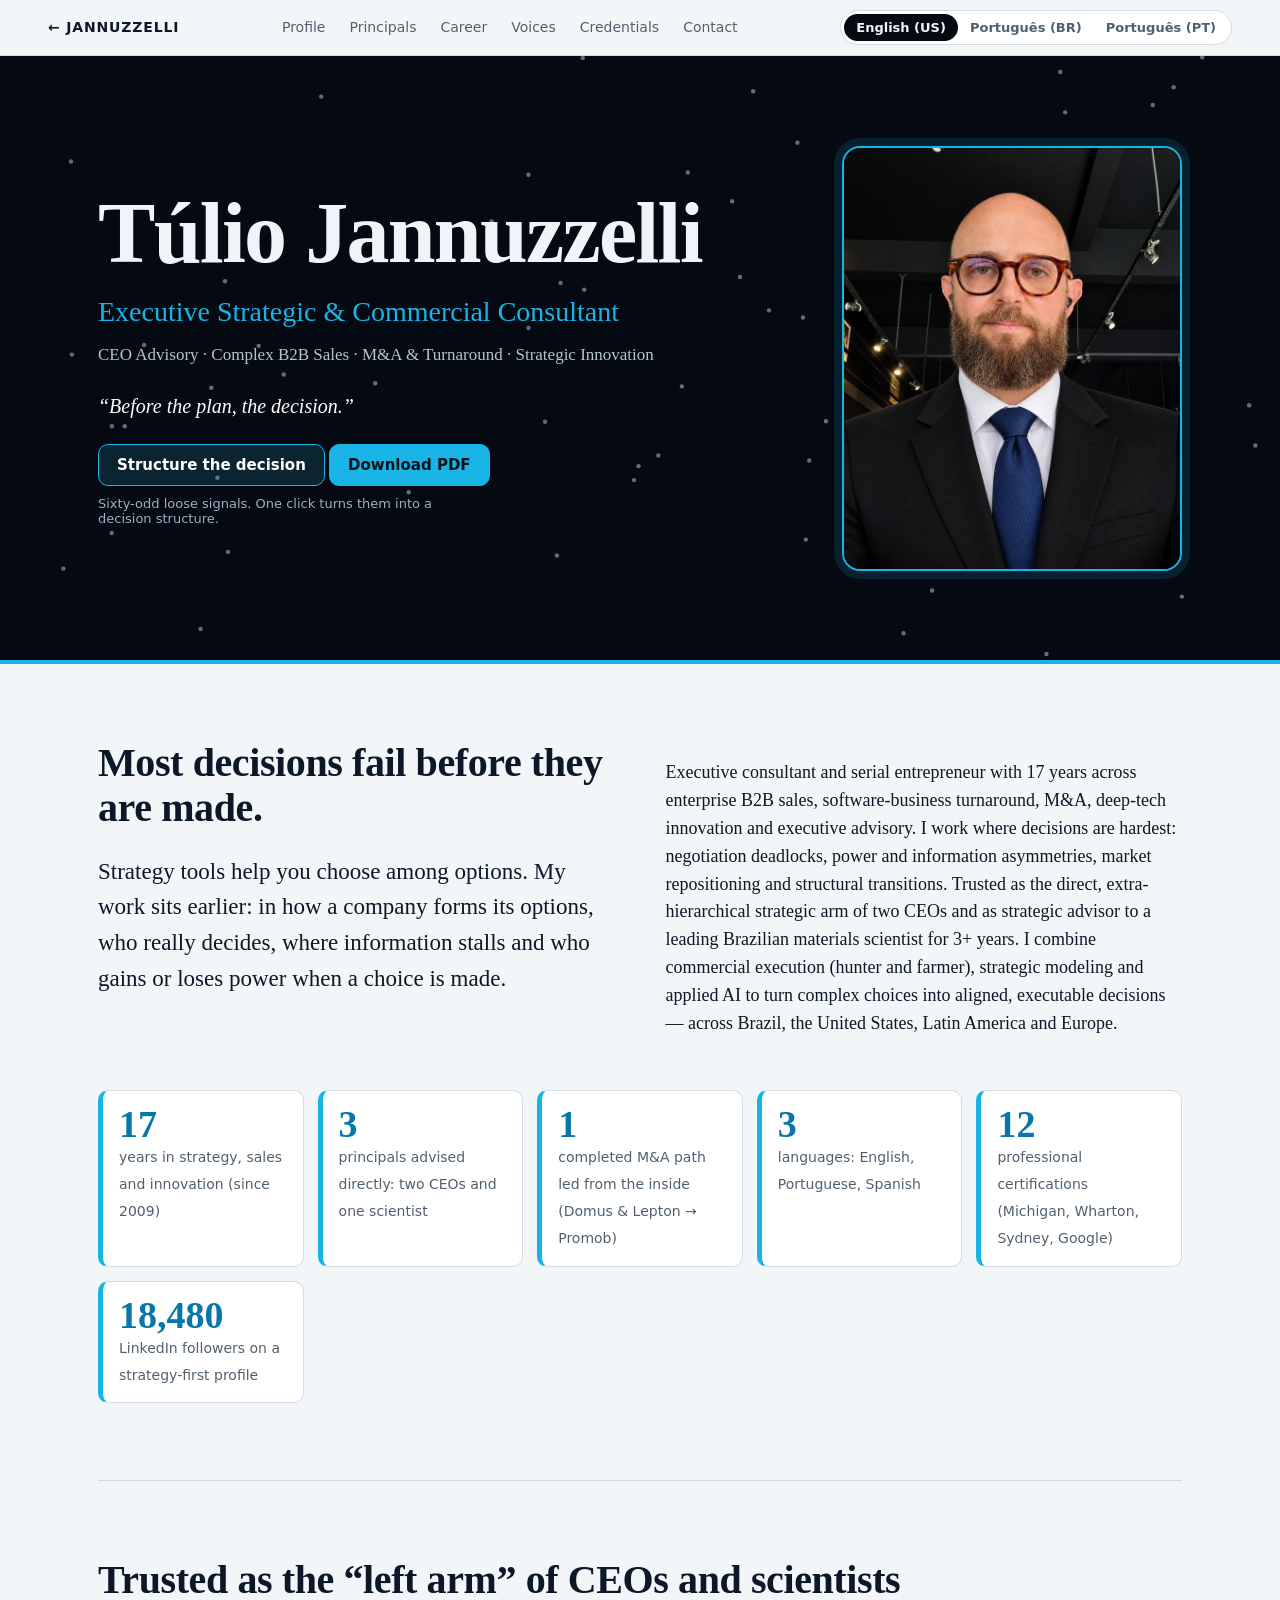
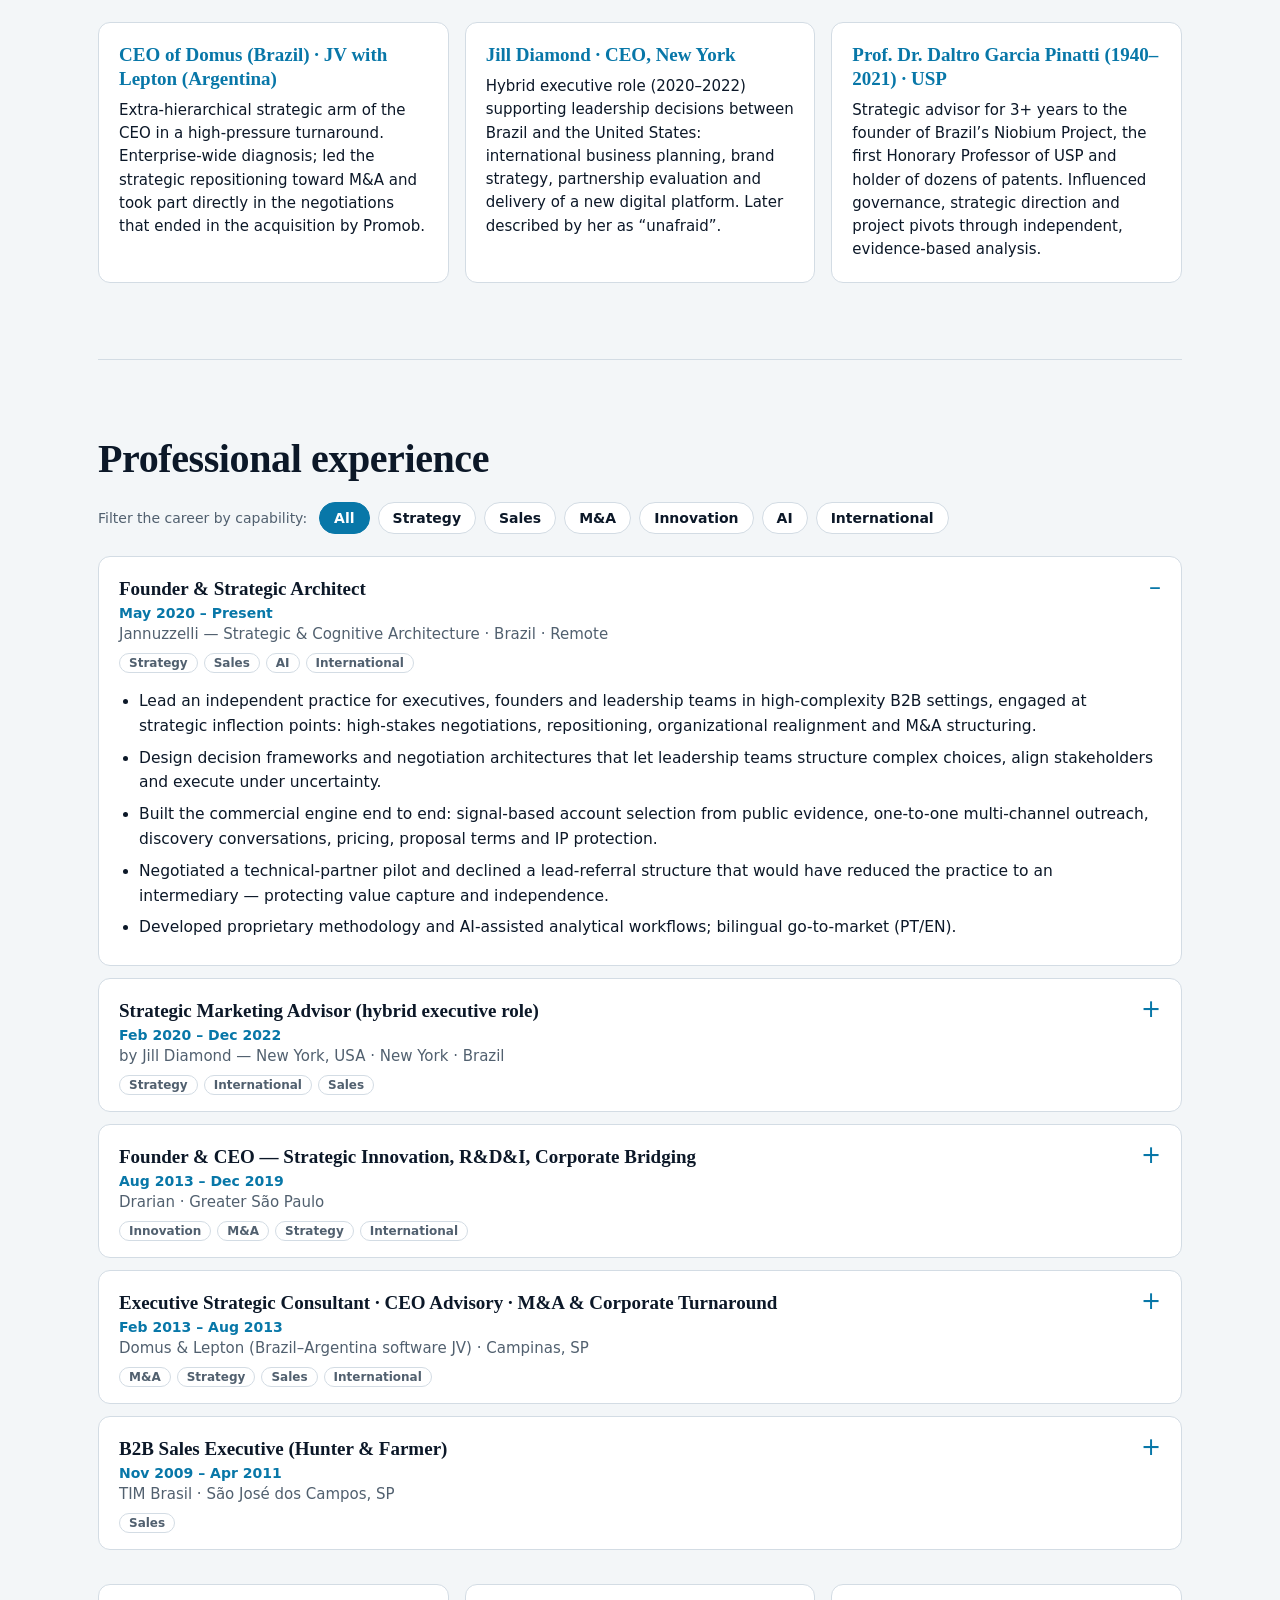
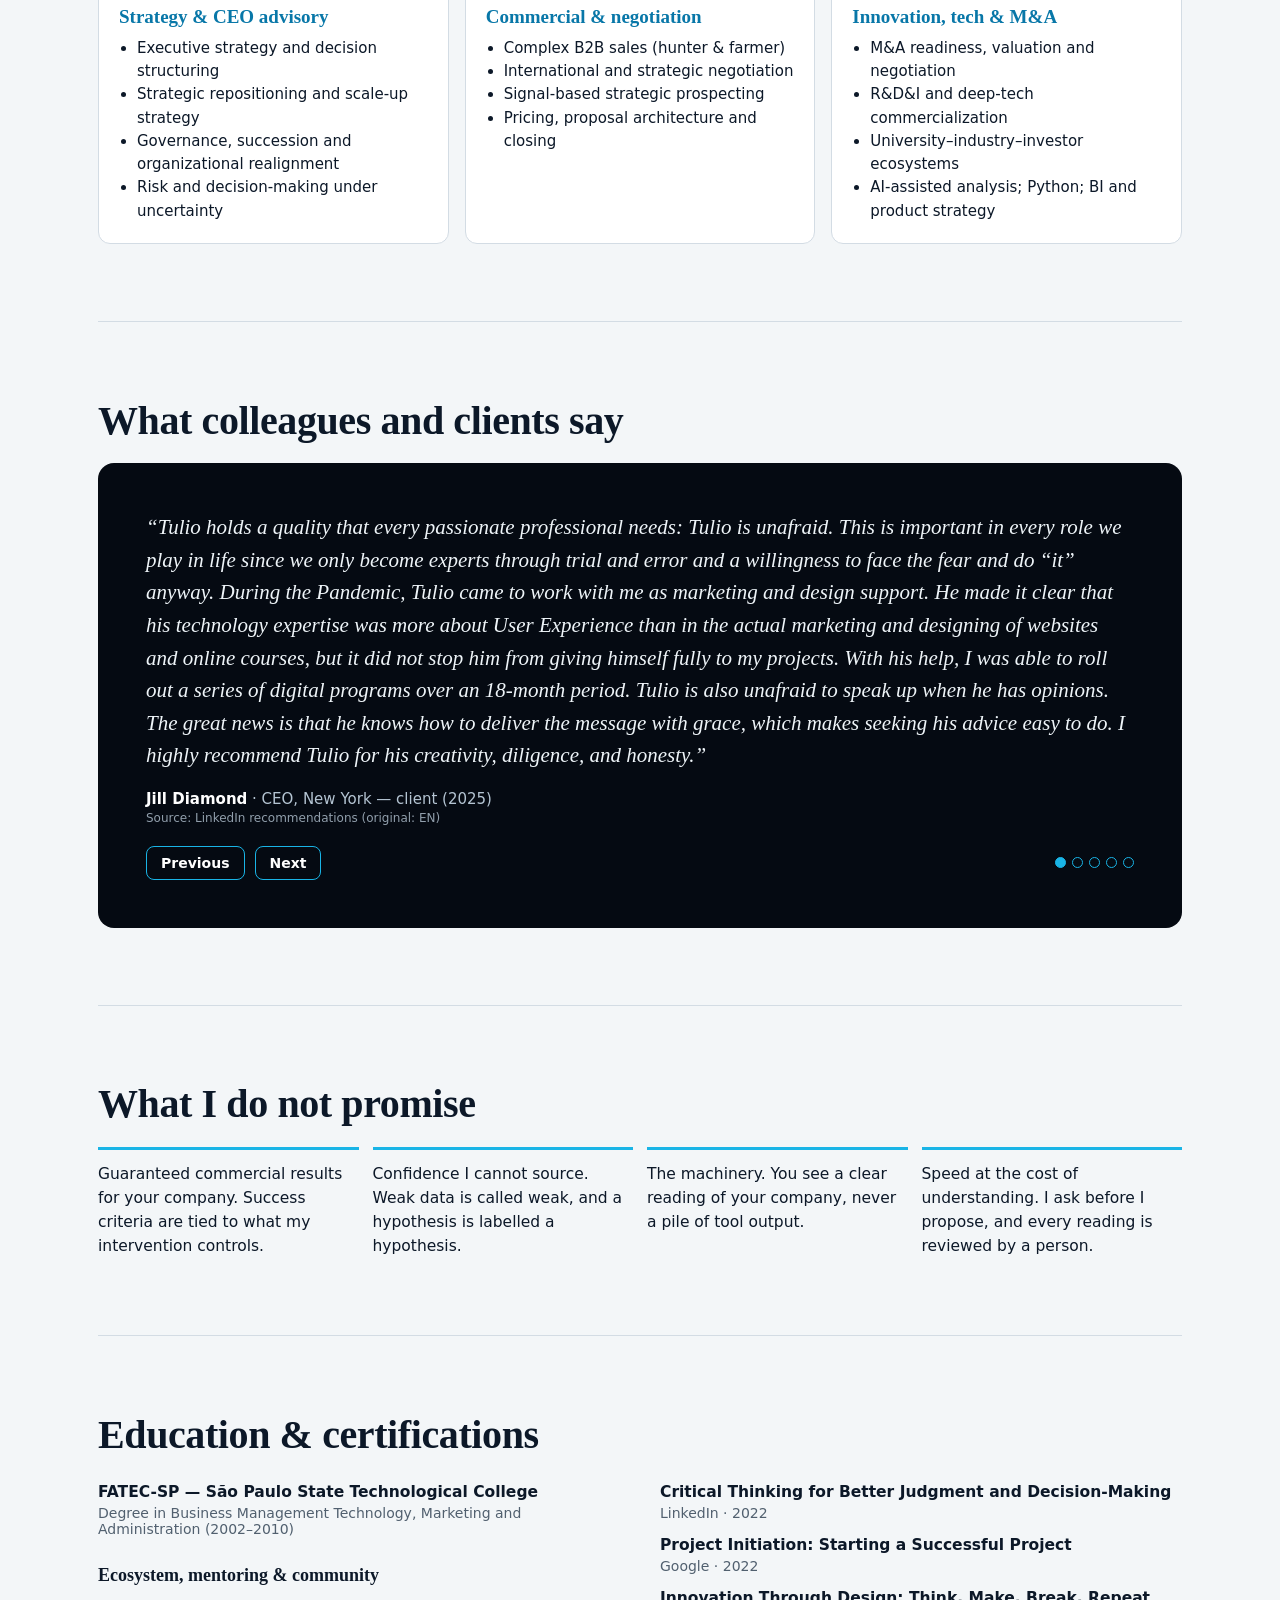
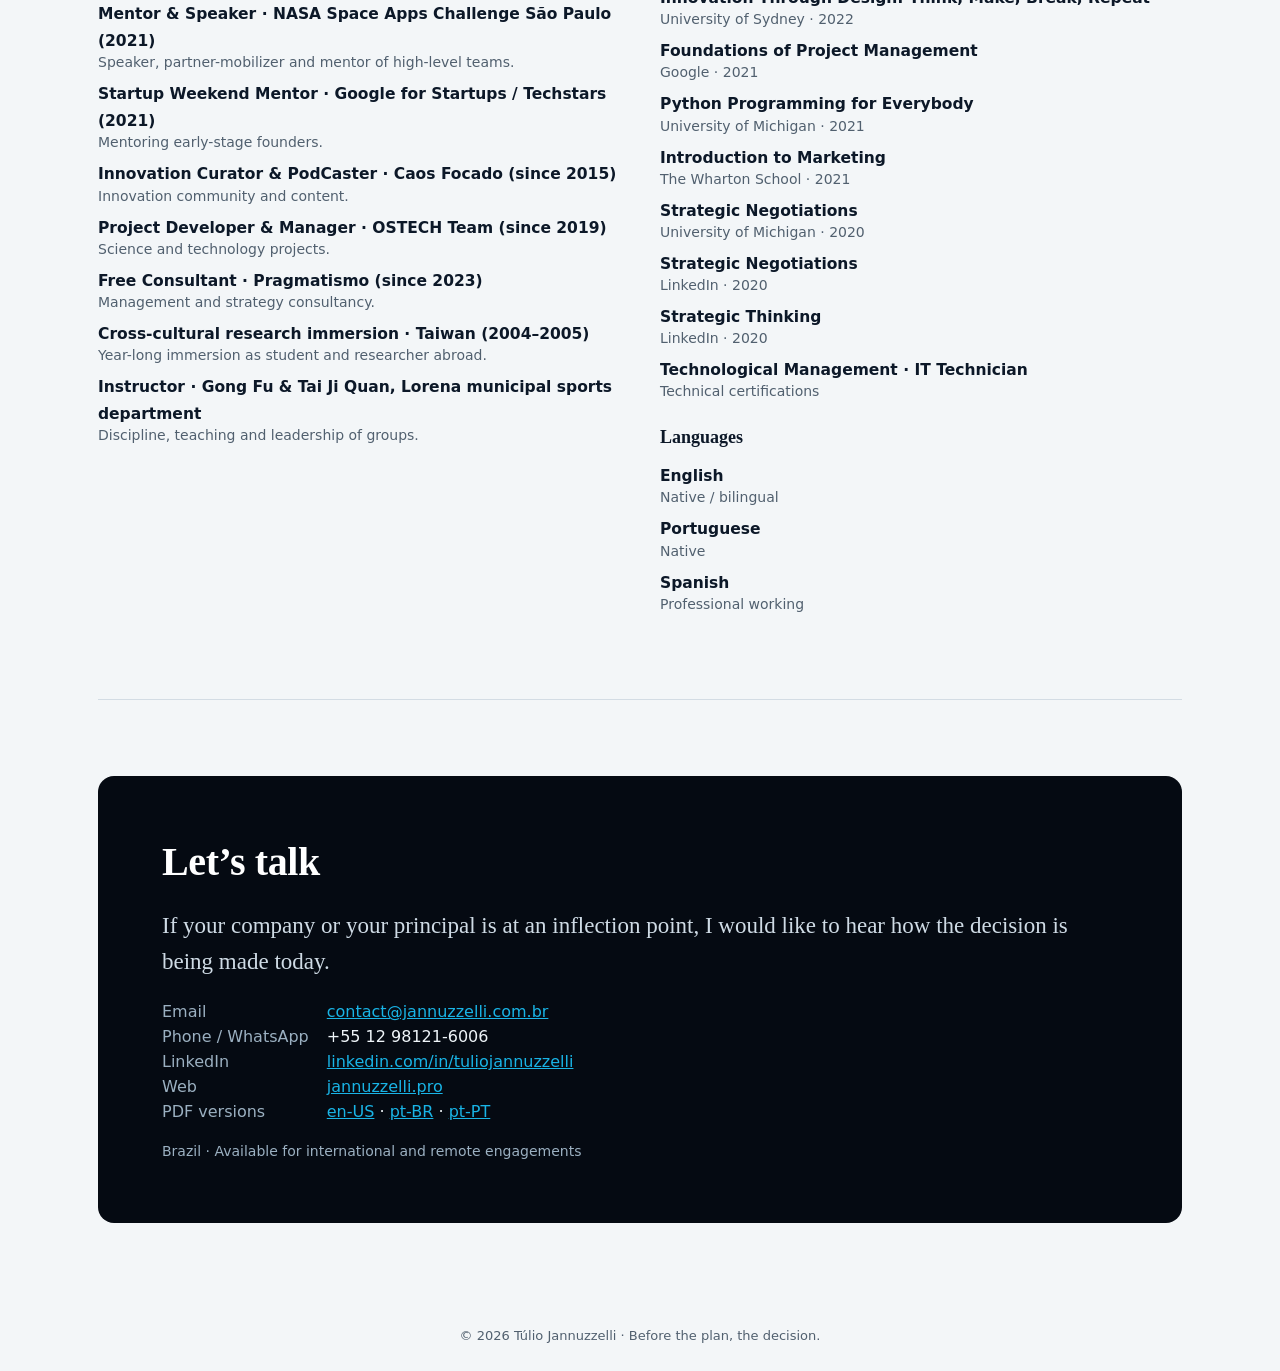
<file: cv/index.html>
<!doctype html>
<html lang="en-US"><head><meta charset="utf-8"><meta name="viewport" content="width=device-width,initial-scale=1,viewport-fit=cover">
<title>Túlio Jannuzzelli — Curriculum Vitae</title>
<meta name="description" content="Executive Strategic & Commercial Consultant. CEO advisory, complex B2B sales, M&A and turnaround, strategic innovation. CV in English, Português (BR) and Português (PT).">
<meta name="theme-color" content="#050a12"><meta name="color-scheme" content="light dark">
<link rel="canonical" href="https://www.jannuzzelli.com.br/cv/">
<meta property="og:title" content="Túlio Jannuzzelli — Curriculum Vitae"><meta property="og:description" content="Before the plan, the decision. Executive Strategic & Commercial Consultant."><meta property="og:type" content="profile"><meta property="og:url" content="https://www.jannuzzelli.com.br/cv/"><meta property="og:image" content="https://www.jannuzzelli.com.br/cv/portrait.jpg"><meta name="twitter:card" content="summary_large_image">
<link rel="icon" type="image/svg+xml" href="/assets/monogram.svg">
<style>
:root{--bg:#f3f6f8;--surface:#ffffff;--ink:#0c1828;--mut:#51606f;--acc:#0877a8;--cy:#19b4e6;--line:#d3dce4;--deep:#050a12;--onDeep:#eef4f8}
@media (prefers-color-scheme:dark){:root:not([data-theme=light]){--bg:#070d16;--surface:#0d1726;--ink:#e8eff5;--mut:#9fb0bf;--acc:#4cc9f5;--cy:#2ec3f2;--line:#1e2d40;--deep:#030609}}
:root[data-theme=dark]{--bg:#070d16;--surface:#0d1726;--ink:#e8eff5;--mut:#9fb0bf;--acc:#4cc9f5;--cy:#2ec3f2;--line:#1e2d40;--deep:#030609}
*{box-sizing:border-box}html{scroll-behavior:smooth}
@media (prefers-reduced-motion:reduce){html{scroll-behavior:auto}*{transition:none!important;animation:none!important}}
body{margin:0;background:var(--bg);color:var(--ink);font:17px/1.6 "Charter","Bitstream Charter","Iowan Old Style","Georgia",serif}
a{color:var(--acc)}
:focus-visible{outline:3px solid var(--cy);outline-offset:2px}
.sans{font-family:system-ui,-apple-system,"Segoe UI",Roboto,Carlito,sans-serif}
header.bar{position:sticky;top:0;padding-top:max(10px,env(safe-area-inset-top))!important;z-index:20;display:flex;gap:14px;align-items:center;justify-content:space-between;flex-wrap:wrap;padding:10px clamp(16px,4vw,48px);background:color-mix(in srgb,var(--bg) 88%,transparent);backdrop-filter:blur(10px);border-bottom:1px solid var(--line)}
.bar nav{display:flex;gap:4px;flex-wrap:wrap}
.bar nav a{padding:6px 10px;border-radius:8px;text-decoration:none;color:var(--mut);font-size:14px}
.bar nav a:hover{color:var(--ink);background:var(--surface)}
.seg{display:inline-flex;border:1px solid var(--line);border-radius:999px;background:var(--surface);padding:3px}
.seg button{border:0;background:transparent;color:var(--mut);padding:6px 12px;border-radius:999px;cursor:pointer;font:600 13px system-ui,sans-serif}
.seg button[aria-pressed=true]{background:var(--deep);color:var(--onDeep)}
.hero{position:relative;background:var(--deep);color:var(--onDeep);overflow:hidden;border-bottom:4px solid var(--cy)}
.hero canvas{position:absolute;inset:0;width:100%;height:100%}
.hero .in{position:relative;padding-top:clamp(40px,7vw,96px);display:grid;grid-template-columns:1.25fr .75fr;gap:clamp(20px,4vw,56px);align-items:center;max-width:1180px;margin:0 auto;padding:clamp(40px,7vw,96px) clamp(16px,4vw,48px)}
.hero h1{font-size:clamp(40px,7vw,86px);line-height:1;margin:0;letter-spacing:-.02em}
.hero .role{font-size:clamp(19px,2.4vw,28px);color:var(--cy);margin:14px 0 6px}
.hero .sub{color:#b4c4d2;max-width:34em;margin:0}
.hero .tag{font-style:italic;font-size:20px;margin:22px 0 22px;color:#fff}
.btn{display:inline-flex;align-items:center;gap:8px;border:1px solid var(--cy);color:#fff;background:rgba(46,195,242,.14);padding:11px 18px;border-radius:10px;cursor:pointer;font:600 15px system-ui,sans-serif;text-decoration:none}
.btn:hover{background:rgba(46,195,242,.3)}
.btn.solid{background:var(--cy);color:#04141d}
.hint{font:13px system-ui,sans-serif;color:#9bb0c1;margin:10px 0 0;max-width:30em}
.portrait{justify-self:end;width:min(100%,340px);aspect-ratio:4/5;border-radius:18px;overflow:hidden;border:2px solid var(--cy);box-shadow:0 0 0 8px rgba(46,195,242,.12)}
.portrait img{width:100%;height:100%;object-fit:cover;object-position:50% 20%;display:block}
main{max-width:1180px;margin:0 auto;padding:0 clamp(16px,4vw,48px)}
section{padding:clamp(44px,6vw,84px) 0;border-bottom:1px solid var(--line)}
section h2{font-size:clamp(26px,3.4vw,40px);line-height:1.12;margin:0 0 20px;letter-spacing:-.01em;max-width:22em}
.lead{font-size:clamp(19px,2vw,23px);line-height:1.55;max-width:42em}
.thesis{display:grid;grid-template-columns:1fr 1fr;gap:clamp(20px,4vw,56px)}
.nums{display:grid;grid-template-columns:repeat(auto-fit,minmax(170px,1fr));gap:14px;margin-top:34px}
.num{background:var(--surface);border:1px solid var(--line);border-left:5px solid var(--cy);border-radius:10px;padding:14px 16px}
.num b{display:block;font-size:38px;line-height:1;color:var(--acc)}
.num span{font:14px/1.35 system-ui,sans-serif;color:var(--mut)}
.cards{display:grid;grid-template-columns:repeat(auto-fit,minmax(270px,1fr));gap:16px}
.card{background:var(--surface);border:1px solid var(--line);border-radius:12px;padding:20px}
.card h3{margin:0 0 8px;font-size:19px;color:var(--acc);line-height:1.25}
.card p{margin:0;font:15px/1.55 system-ui,sans-serif}
.chips{display:flex;gap:8px;flex-wrap:wrap;margin:6px 0 22px;align-items:center}
.chips span.l{font:14px system-ui,sans-serif;color:var(--mut);margin-right:4px}
.chip{border:1px solid var(--line);background:var(--surface);color:var(--ink);padding:7px 14px;border-radius:999px;cursor:pointer;font:600 14px system-ui,sans-serif}
.chip[aria-pressed=true]{background:var(--acc);border-color:var(--acc);color:#fff}
@media (prefers-color-scheme:dark){:root:not([data-theme=light]) .chip[aria-pressed=true]{color:#03121b}}
.job{border:1px solid var(--line);background:var(--surface);border-radius:12px;margin-bottom:12px;transition:opacity .25s}
.job.dim{opacity:.32}
.job summary{list-style:none;cursor:pointer;padding:16px 20px;display:grid;grid-template-columns:1fr auto;gap:4px 16px;align-items:baseline}
.job summary::-webkit-details-marker{display:none}
.job summary h3{margin:0;font-size:19px;line-height:1.25}
.job .per{font:700 14px system-ui,sans-serif;color:var(--acc);white-space:nowrap}
.job .org{grid-column:1/-1;font:15px system-ui,sans-serif;color:var(--mut)}
.job .tg{grid-column:1/-1;display:flex;gap:6px;flex-wrap:wrap;margin-top:6px}
.job .tg i{font:600 12px system-ui,sans-serif;font-style:normal;border:1px solid var(--line);border-radius:999px;padding:2px 9px;color:var(--mut)}
.job summary::after{content:"+";grid-column:2;grid-row:1;justify-self:end;font:400 24px system-ui,sans-serif;color:var(--acc)}
.job[open] summary::after{content:"–"}
.job ul{margin:0;padding:0 24px 18px 40px;font:15.5px/1.6 system-ui,sans-serif}
.job li{margin-bottom:7px}
.cm{display:grid;grid-template-columns:repeat(auto-fit,minmax(250px,1fr));gap:16px;margin-top:34px}
.cm ul{margin:0;padding-left:18px;font:15px/1.55 system-ui,sans-serif}
.rec{position:relative;background:var(--deep);color:var(--onDeep);border-radius:16px;padding:clamp(24px,4vw,48px)}
.rec blockquote{margin:0;font-size:clamp(20px,2.6vw,29px);line-height:1.4;font-style:italic;min-height:7.5em}
.rec cite{display:block;margin-top:18px;font:15px system-ui,sans-serif;font-style:normal;color:#b4c4d2}
.rec cite b{color:#fff}.rec .src{font-size:12px;opacity:.8}
.ctl{display:flex;gap:10px;margin-top:20px;align-items:center}
.ctl button{border:1px solid var(--cy);background:transparent;color:#fff;border-radius:8px;padding:8px 14px;cursor:pointer;font:600 14px system-ui,sans-serif}
.dots{display:flex;gap:6px;margin-left:auto}.dots button{width:11px;height:11px;padding:0;border-radius:50%;border:1px solid var(--cy)}.dots button[aria-current=true]{background:var(--cy)}
.wont{display:grid;grid-template-columns:repeat(auto-fit,minmax(250px,1fr));gap:14px;counter-reset:w}
.wont div{border-top:3px solid var(--cy);padding-top:12px;font:15.5px/1.55 system-ui,sans-serif}
.two{display:grid;grid-template-columns:1fr 1fr;gap:12px 40px}
.it b{font:600 15.5px system-ui,sans-serif}.it span{display:block;font:14px system-ui,sans-serif;color:var(--mut)}
.it{margin-bottom:10px}
.ct{background:var(--deep);color:var(--onDeep);border-radius:16px;padding:clamp(28px,5vw,64px)}
.ct h2{color:#fff}.ct a{color:var(--cy)}
.ct dl{display:grid;grid-template-columns:auto 1fr;gap:6px 18px;font:16px system-ui,sans-serif;margin:22px 0}
.ct dt{color:#9bb0c1}
footer{padding:28px;text-align:center;font:13px system-ui,sans-serif;color:var(--mut)}
@media(max-width:700px){.hero .in{grid-template-columns:1fr}.portrait{justify-self:start;width:230px}.thesis,.two{grid-template-columns:1fr}.bar nav{display:none}}
</style></head><body>
<header class="bar sans"><a href="/" style="color:var(--ink);text-decoration:none;font-weight:700;font-size:14px;letter-spacing:.06em">← JANNUZZELLI</a><nav id="nav" aria-label="Sections"></nav>
<div class="seg" role="group" id="langseg" aria-label="Language"></div></header>
<div class="hero"><canvas id="cv" aria-hidden="true"></canvas>
<div class="in"><div><h1 id="name"></h1><p class="role" id="role"></p><p class="sub" id="sub"></p><p class="tag" id="tag"></p>
<button class="btn" id="tog" aria-pressed="false"></button> <a class="btn solid" id="dl" href="#"></a><p class="hint" id="hint"></p></div>
<div class="portrait"><img src="portrait.jpg" alt="Túlio Jannuzzelli"></div></div></div>
<main id="app"></main>
<footer id="foot"></footer>
<script>
const D={"en-US": {"lang": "en", "htmllang": "en-US", "page": "Letter", "name": "Túlio Jannuzzelli", "role": "Executive Strategic & Commercial Consultant", "sub": "CEO Advisory · Complex B2B Sales · M&A & Turnaround · Strategic Innovation", "tagline": "Before the plan, the decision.", "loc": "Brazil · Available for international and remote engagements", "contact": [["Email", "contact@jannuzzelli.com.br"], ["Phone / WhatsApp", "+55 12 98121-6006"], ["LinkedIn", "linkedin.com/in/tuliojannuzzelli"], ["Web", "jannuzzelli.pro"]], "h": {"profile": "Executive profile", "numbers": "At a glance", "left": "Trusted as the “left arm” of CEOs and scientists", "comp": "Core capabilities", "exp": "Professional experience", "more": "Ecosystem, mentoring & community", "edu": "Education & certifications", "rec": "What colleagues and clients say", "lang": "Languages", "present": "Present", "prin": "Direct principals", "note": "Testimonials are quoted from LinkedIn recommendations (original language shown in the source tag)."}, "profile": "Executive consultant and serial entrepreneur with 17 years across enterprise B2B sales, software-business turnaround, M&A, deep-tech innovation and executive advisory. I work where decisions are hardest: negotiation deadlocks, power and information asymmetries, market repositioning and structural transitions. Trusted as the direct, extra-hierarchical strategic arm of two CEOs and as strategic advisor to a leading Brazilian materials scientist for 3+ years. I combine commercial execution (hunter and farmer), strategic modeling and applied AI to turn complex choices into aligned, executable decisions — across Brazil, the United States, Latin America and Europe.", "numbers": [["17", "years in strategy, sales and innovation (since 2009)"], ["3", "principals advised directly: two CEOs and one scientist"], ["1", "completed M&A path led from the inside (Domus & Lepton → Promob)"], ["3", "languages: English, Portuguese, Spanish"], ["12", "professional certifications (Michigan, Wharton, Sydney, Google)"], ["18,480", "LinkedIn followers on a strategy-first profile"]], "principals": [["CEO of Domus (Brazil) · JV with Lepton (Argentina)", "Extra-hierarchical strategic arm of the CEO in a high-pressure turnaround. Enterprise-wide diagnosis; led the strategic repositioning toward M&A and took part directly in the negotiations that ended in the acquisition by Promob."], ["Jill Diamond · CEO, New York", "Hybrid executive role (2020–2022) supporting leadership decisions between Brazil and the United States: international business planning, brand strategy, partnership evaluation and delivery of a new digital platform. Later described by her as “unafraid”."], ["Prof. Dr. Daltro Garcia Pinatti (1940–2021) · USP", "Strategic advisor for 3+ years to the founder of Brazil’s Niobium Project, the first Honorary Professor of USP and holder of dozens of patents. Influenced governance, strategic direction and project pivots through independent, evidence-based analysis."]], "comp": [["Strategy & CEO advisory", ["Executive strategy and decision structuring", "Strategic repositioning and scale-up strategy", "Governance, succession and organizational realignment", "Risk and decision-making under uncertainty"]], ["Commercial & negotiation", ["Complex B2B sales (hunter & farmer)", "International and strategic negotiation", "Signal-based strategic prospecting", "Pricing, proposal architecture and closing"]], ["Innovation, tech & M&A", ["M&A readiness, valuation and negotiation", "R&D&I and deep-tech commercialization", "University–industry–investor ecosystems", "AI-assisted analysis; Python; BI and product strategy"]]], "exp": [{"t": "Founder & Strategic Architect", "o": "Jannuzzelli — Strategic & Cognitive Architecture", "p": "May 2020 – Present", "pl": "Brazil · Remote", "b": ["Lead an independent practice for executives, founders and leadership teams in high-complexity B2B settings, engaged at strategic inflection points: high-stakes negotiations, repositioning, organizational realignment and M&A structuring.", "Design decision frameworks and negotiation architectures that let leadership teams structure complex choices, align stakeholders and execute under uncertainty.", "Built the commercial engine end to end: signal-based account selection from public evidence, one-to-one multi-channel outreach, discovery conversations, pricing, proposal terms and IP protection.", "Negotiated a technical-partner pilot and declined a lead-referral structure that would have reduced the practice to an intermediary — protecting value capture and independence.", "Developed proprietary methodology and AI-assisted analytical workflows; bilingual go-to-market (PT/EN)."], "tags": ["strategy", "sales", "ai", "intl"]}, {"t": "Strategic Marketing Advisor (hybrid executive role)", "o": "by Jill Diamond — New York, USA", "p": "Feb 2020 – Dec 2022", "pl": "New York · Brazil", "b": ["Worked directly with the CEO across Brazil and the United States: business planning, strategic repositioning, growth strategy and partnership evaluation.", "Led strategic coordination and delivery of the new digital platform, integrating marketing, communication and business strategy for scalability and long-term value.", "With his help, a series of digital programs was rolled out over 18 months (per the client’s recommendation).", "Took part in U.S.-based corporate training programs on innovation, marketing and business development; operated across strategy and execution in cross-border conditions."], "tags": ["strategy", "intl", "sales"]}, {"t": "Founder & CEO — Strategic Innovation, R&D&I, Corporate Bridging", "o": "Drarian", "p": "Aug 2013 – Dec 2019", "pl": "Greater São Paulo", "b": ["Created a structured executive bridge between academia, corporations and investors, after leading a deep-tech initiative with INOVA UNICAMP on applied nanotechnology in wood.", "Orchestrated innovation ecosystems with USP, UNICAMP, UNIFESP and UNESP, technology institutes and multinationals; built partnerships with Duke Energy, Caos Focado (an MIT partner) and internationally awarded startups.", "Translated research into market-ready pipelines and M&A-oriented ventures; led long-cycle programs involving multiple patents.", "Strategic advisor to Prof. Dr. Daltro Garcia Pinatti (USP) for 3+ years, directly influencing governance, strategic direction and project pivots.", "Structured a multi-institutional assistive-technology platform linking engineering, design, healthcare and public systems, with Hospital Lucy Montoro as validation environment."], "tags": ["innovation", "ma", "strategy", "intl"]}, {"t": "Executive Strategic Consultant · CEO Advisory · M&A & Corporate Turnaround", "o": "Domus & Lepton (Brazil–Argentina software JV)", "p": "Feb 2013 – Aug 2013", "pl": "Campinas, SP", "b": ["Engaged by the CEO as a direct, extra-hierarchical strategic arm; led an enterprise-wide diagnosis of governance, product, technology, marketing, sales, UX, training, customer success and organizational health.", "Found the critical gap between backend complexity and an adoption-blocking UX, systemic failures in onboarding and post-sales support, and revenue-integrity and compliance risks.", "Assessed public funding (FINEP, FAPESP), confirmed the operation’s structural financial exhaustion and led the repositioning toward M&A — participating directly in the negotiations that culminated in the acquisition by Promob.", "Opened a R&D&I pathway with Softex, CPQD, Instituto Eldorado and INOVA UNICAMP; recognized by INOVA UNICAMP as a visionary entrepreneur."], "tags": ["ma", "strategy", "sales", "intl"]}, {"t": "B2B Sales Executive (Hunter & Farmer)", "o": "TIM Brasil", "p": "Nov 2009 – Apr 2011", "pl": "São José dos Campos, SP", "b": ["Full-cycle enterprise sales of high-impact technology-infrastructure projects to multinationals; recognized as the best salesperson at TIM and at Embratel for negotiation quality and high-added-value sales."], "tags": ["sales"]}], "more": [["Mentor & Speaker · NASA Space Apps Challenge São Paulo (2021)", "Speaker, partner-mobilizer and mentor of high-level teams."], ["Startup Weekend Mentor · Google for Startups / Techstars (2021)", "Mentoring early-stage founders."], ["Innovation Curator & PodCaster · Caos Focado (since 2015)", "Innovation community and content."], ["Project Developer & Manager · OSTECH Team (since 2019)", "Science and technology projects."], ["Free Consultant · Pragmatismo (since 2023)", "Management and strategy consultancy."], ["Cross-cultural research immersion · Taiwan (2004–2005)", "Year-long immersion as student and researcher abroad."], ["Instructor · Gong Fu & Tai Ji Quan, Lorena municipal sports department", "Discipline, teaching and leadership of groups."]], "edu": [["FATEC-SP — São Paulo State Technological College", "Degree in Business Management Technology, Marketing and Administration (2002–2010)"]], "certs": [["Critical Thinking for Better Judgment and Decision-Making", "LinkedIn · 2022"], ["Project Initiation: Starting a Successful Project", "Google · 2022"], ["Innovation Through Design: Think, Make, Break, Repeat", "University of Sydney · 2022"], ["Foundations of Project Management", "Google · 2021"], ["Python Programming for Everybody", "University of Michigan · 2021"], ["Introduction to Marketing", "The Wharton School · 2021"], ["Strategic Negotiations", "University of Michigan · 2020"], ["Strategic Negotiations", "LinkedIn · 2020"], ["Strategic Thinking", "LinkedIn · 2020"], ["Technological Management · IT Technician", "Technical certifications"]], "langs": [["English", "Native / bilingual"], ["Portuguese", "Native"], ["Spanish", "Professional working"]], "recs": [["Jill Diamond", "CEO, New York — client (2025)", "en", "“Tulio holds a quality that every passionate professional needs: Tulio is unafraid. This is important in every role we play in life since we only become experts through trial and error and a willingness to face the fear and do “it” anyway. During the Pandemic, Tulio came to work with me as marketing and design support. He made it clear that his technology expertise was more about User Experience than in the actual marketing and designing of websites and online courses, but it did not stop him from giving himself fully to my projects. With his help, I was able to roll out a series of digital programs over an 18-month period. Tulio is also unafraid to speak up when he has opinions. The great news is that he knows how to deliver the message with grace, which makes seeking his advice easy to do. I highly recommend Tulio for his creativity, diligence, and honesty.”"], ["Tim Gardner", "National IT Manager — reported to Túlio (2019)", "en", "“Túlio’s extensive experience in business intelligence and project management, combined with a proactive approach to leading and managing technical project teams, enabled our team to meet strict deadlines and thrive under pressure.”"], ["Paulo Renato Montagner", "Researcher, DEMAR/EEL-USP project (2019)", "pt", "“Túlio was my martial arts instructor, project partner, project leader and personal and professional development coach. His motivation, engagement and interdisciplinarity span social, psychological and technological aspects.”"], ["Jonatha Brassolatti", "Managed Túlio directly (2013)", "pt", "“Always determined, with the grit to overcome challenges. Skilled at leading negotiations and projects and at finding alternative solutions to work around problems and objections.”"], ["Gabriel Emidio", "Domus & Lepton team (2013)", "en", "“Túlio shows desire to learn into Domus & Lepton. I believe he will be a winner and will contribute to a professional relationship increasingly synergistic and profitable.”"]], "srcnote": "Source: LinkedIn recommendations", "orig": "original", "tr": "translated", "ui": {"download": "Download PDF", "cv": "Curriculum Vitae"}, "extra": {"structure": "Structure the decision", "noise": "Back to noise", "hint": "Sixty-odd loose signals. One click turns them into a decision structure.", "filt": "Filter the career by capability", "all": "All", "tags": {"strategy": "Strategy", "sales": "Sales", "ma": "M&A", "innovation": "Innovation", "ai": "AI", "intl": "International"}, "open": "Open details", "won": "What I do not promise", "wont": ["Guaranteed commercial results for your company. Success criteria are tied to what my intervention controls.", "Confidence I cannot source. Weak data is called weak, and a hypothesis is labelled a hypothesis.", "The machinery. You see a clear reading of your company, never a pile of tool output.", "Speed at the cost of understanding. I ask before I propose, and every reading is reviewed by a person."], "thesis": "Most decisions fail before they are made.", "thesis2": "Strategy tools help you choose among options. My work sits earlier: in how a company forms its options, who really decides, where information stalls and who gains or loses power when a choice is made.", "cta": "Let’s talk", "cta2": "If your company or your principal is at an inflection point, I would like to hear how the decision is being made today.", "prev": "Previous", "next": "Next", "pdfs": "PDF versions", "lang": "Language", "nav": [["profile", "Profile"], ["left", "Principals"], ["exp", "Career"], ["rec", "Voices"], ["edu", "Credentials"], ["contact", "Contact"]]}}, "pt-BR": {"lang": "pt-BR", "htmllang": "pt-BR", "page": "A4", "name": "Túlio Jannuzzelli", "role": "Consultor Executivo Estratégico & Comercial", "sub": "Assessoria a CEOs · Vendas B2B Complexas · M&A e Turnaround · Inovação Estratégica", "tagline": "Antes do plano, a decisão.", "loc": "Brasil · Disponível para atuação internacional e remota", "contact": [["E-mail", "contact@jannuzzelli.com.br"], ["Telefone / WhatsApp", "+55 12 98121-6006"], ["LinkedIn", "linkedin.com/in/tuliojannuzzelli"], ["Site", "jannuzzelli.pro"]], "h": {"profile": "Perfil executivo", "numbers": "Em números", "left": "Braço esquerdo de CEOs e de cientistas", "comp": "Competências centrais", "exp": "Experiência profissional", "more": "Ecossistema, mentoria e comunidade", "edu": "Formação e certificações", "rec": "O que dizem colegas e clientes", "lang": "Idiomas", "present": "Atual", "prin": "Principais assessorados", "note": "Os depoimentos são trechos de recomendações do LinkedIn (o idioma original aparece na etiqueta da fonte)."}, "profile": "Consultor executivo e empreendedor serial, com 17 anos entre vendas B2B corporativas, turnaround de empresa de software, M&A, inovação deep tech e assessoria executiva. Atuo onde a decisão é mais difícil: impasses de negociação, assimetrias de poder e de informação, reposicionamento de mercado e transições estruturais. Fui braço estratégico direto e extra-hierárquico de dois CEOs e assessor estratégico, por mais de 3 anos, de um dos grandes cientistas de materiais do Brasil. Combino execução comercial (hunter e farmer), modelagem estratégica e IA aplicada para transformar escolhas complexas em decisões alinhadas e executáveis, entre Brasil, Estados Unidos, América Latina e Europa.", "numbers": [["17", "anos em estratégia, vendas e inovação (desde 2009)"], ["3", "assessorados diretos: dois CEOs e um cientista"], ["1", "caminho de M&A conduzido por dentro (Domus & Lepton → Promob)"], ["3", "idiomas: inglês, português e espanhol"], ["12", "certificações profissionais (Michigan, Wharton, Sydney, Google)"], ["18.480", "seguidores no LinkedIn em um perfil focado em estratégia"]], "principals": [["CEO da Domus (Brasil) · JV com a Lepton (Argentina)", "Braço estratégico extra-hierárquico do CEO em um turnaround de alta pressão. Diagnóstico de toda a empresa; conduzi o reposicionamento rumo ao M&A e participei diretamente das negociações que terminaram na aquisição pela Promob."], ["Jill Diamond · CEO, Nova York", "Atuação executiva híbrida (2020–2022) apoiando decisões de liderança entre Brasil e Estados Unidos: planejamento de negócios internacionais, estratégia de marca, avaliação de parcerias e entrega de uma nova plataforma digital. Mais tarde, ela me descreveu como alguém “sem medo”."], ["Prof. Dr. Daltro Garcia Pinatti (1940–2021) · USP", "Assessor estratégico, por mais de 3 anos, do criador do Projeto Nióbio brasileiro, primeiro Professor Honorífico da USP e titular de dezenas de patentes. Influenciei governança, direção estratégica e mudanças de rumo de projeto com análise independente e baseada em evidências."]], "comp": [["Estratégia e assessoria a CEOs", ["Estratégia executiva e estruturação de decisão", "Reposicionamento estratégico e estratégia de scale-up", "Governança, sucessão e realinhamento organizacional", "Risco e decisão sob incerteza"]], ["Comercial e negociação", ["Vendas B2B complexas (hunter e farmer)", "Negociação internacional e estratégica", "Prospecção estratégica baseada em sinais", "Precificação, arquitetura de proposta e fechamento"]], ["Inovação, tecnologia e M&A", ["Preparação para M&A, valuation e negociação", "P&D&I e comercialização de deep tech", "Ecossistemas universidade–empresa–investidor", "Análise assistida por IA; Python; BI e estratégia de produto"]]], "exp": [{"t": "Fundador e Arquiteto Estratégico", "o": "Jannuzzelli — Strategic & Cognitive Architecture", "p": "mai. 2020 – Atual", "pl": "Brasil · Remoto", "b": ["Lidero uma prática independente para executivos, fundadores e equipes de liderança em ambientes B2B de alta complexidade, acionada em pontos de inflexão: negociações de alto risco, reposicionamento, realinhamento organizacional e estruturação de M&A.", "Desenho estruturas de decisão e arquiteturas de negociação que permitem à liderança organizar escolhas complexas, alinhar partes interessadas e executar sob incerteza.", "Construí o motor comercial de ponta a ponta: seleção de contas por sinais públicos de evidência, abordagem individual e multicanal, conversas de descoberta, precificação, termos de proposta e proteção de PI.", "Negociei o piloto com um parceiro técnico e recusei uma estrutura de indicação de leads que reduziria a prática a intermediária, protegendo a captura de valor e a independência.", "Desenvolvi metodologia própria e fluxos analíticos assistidos por IA; go-to-market bilíngue (PT/EN)."], "tags": ["strategy", "sales", "ai", "intl"]}, {"t": "Assessor Estratégico de Marketing (atuação executiva híbrida)", "o": "by Jill Diamond — Nova York, EUA", "p": "fev. 2020 – dez. 2022", "pl": "Nova York · Brasil", "b": ["Atuei direto com a CEO entre Brasil e Estados Unidos: planejamento de negócios, reposicionamento estratégico, estratégia de crescimento e avaliação de parcerias.", "Liderei a coordenação estratégica e a entrega da nova plataforma digital, integrando marketing, comunicação e estratégia de negócios para escalabilidade e valor de longo prazo.", "Com o seu apoio, uma série de programas digitais foi lançada ao longo de 18 meses (conforme a recomendação da cliente).", "Participei de programas corporativos de treinamento nos EUA em inovação, marketing e desenvolvimento de negócios; atuei entre estratégia e execução em ambiente transfronteiriço."], "tags": ["strategy", "intl", "sales"]}, {"t": "Fundador e CEO — Inovação Estratégica, P&D&I, Ponte Corporativa", "o": "Drarian", "p": "ago. 2013 – dez. 2019", "pl": "Grande São Paulo", "b": ["Criei uma ponte executiva estruturada entre academia, empresas e investidores, depois de liderar uma iniciativa deep tech com a INOVA UNICAMP em nanotecnologia aplicada à madeira.", "Orquestrei ecossistemas de inovação com USP, UNICAMP, UNIFESP e UNESP, institutos de tecnologia e multinacionais; construí parcerias com a Duke Energy, a Caos Focado (parceira do MIT) e startups premiadas internacionalmente.", "Traduzi pesquisa em pipelines prontos para o mercado e em empreendimentos orientados a M&A; liderei programas de ciclo longo com múltiplas patentes.", "Assessor estratégico do Prof. Dr. Daltro Garcia Pinatti (USP) por mais de 3 anos, com influência direta em governança, direção estratégica e mudanças de rumo de projeto.", "Estruturei uma plataforma multi-institucional de tecnologias assistivas, unindo engenharia, design, saúde e sistemas públicos, com o Hospital Lucy Montoro como ambiente de validação."], "tags": ["innovation", "ma", "strategy", "intl"]}, {"t": "Consultor Estratégico Executivo · Assessoria ao CEO · M&A e Turnaround", "o": "Domus & Lepton (JV de software Brasil–Argentina)", "p": "fev. 2013 – ago. 2013", "pl": "Campinas, SP", "b": ["Contratado pelo CEO como braço estratégico direto e extra-hierárquico; conduzi um diagnóstico de toda a empresa em governança, produto, tecnologia, marketing, vendas, UX, treinamento, sucesso do cliente e saúde organizacional.", "Identifiquei o descompasso crítico entre a complexidade do backend e uma UX que bloqueava a adoção, falhas sistêmicas em onboarding e suporte pós-venda e riscos de integridade de receita e de compliance.", "Avaliei fomento público (FINEP, FAPESP), confirmei a exaustão financeira estrutural da operação e conduzi o reposicionamento rumo ao M&A, participando diretamente das negociações que culminaram na aquisição pela Promob.", "Abri um caminho de P&D&I com Softex, CPQD, Instituto Eldorado e INOVA UNICAMP; reconhecido pela INOVA UNICAMP como empreendedor visionário."], "tags": ["ma", "strategy", "sales", "intl"]}, {"t": "Executivo de Vendas B2B (Hunter e Farmer)", "o": "TIM Brasil", "p": "nov. 2009 – abr. 2011", "pl": "São José dos Campos, SP", "b": ["Vendas corporativas de ciclo completo de projetos de infraestrutura tecnológica de alto impacto para multinacionais; reconhecido como melhor vendedor da TIM e da Embratel pela qualidade da negociação e pelo alto valor agregado."], "tags": ["sales"]}], "more": [["Mentor e palestrante · NASA Space Apps Challenge São Paulo (2021)", "Palestrante, articulador de parceiros e mentor de equipes de alto nível."], ["Mentor no Startup Weekend · Google for Startups / Techstars (2021)", "Mentoria a fundadores em estágio inicial."], ["Curador de Inovação e PodCaster · Caos Focado (desde 2015)", "Comunidade e conteúdo de inovação."], ["Desenvolvedor e Gerente de Projetos · OSTECH Team (desde 2019)", "Projetos de ciência e tecnologia."], ["Consultor voluntário · Pragmatismo (desde 2023)", "Consultoria de gestão e estratégia."], ["Imersão de pesquisa intercultural · Taiwan (2004–2005)", "Um ano de imersão como estudante e pesquisador no exterior."], ["Instrutor · Gong Fu e Tai Ji Quan, Secretaria de Esporte e Lazer de Lorena", "Disciplina, ensino e condução de grupos."]], "edu": [["FATEC-SP — Faculdade de Tecnologia de São Paulo", "Tecnologia em Gestão Empresarial, Marketing e Administração (2002–2010)"]], "certs": [["Critical Thinking for Better Judgment and Decision-Making", "LinkedIn · 2022"], ["Project Initiation: Starting a Successful Project", "Google · 2022"], ["Innovation Through Design: Think, Make, Break, Repeat", "University of Sydney · 2022"], ["Foundations of Project Management", "Google · 2021"], ["Python Programming for Everybody", "University of Michigan · 2021"], ["Introduction to Marketing", "The Wharton School · 2021"], ["Strategic Negotiations", "University of Michigan · 2020"], ["Strategic Negotiations", "LinkedIn · 2020"], ["Strategic Thinking", "LinkedIn · 2020"], ["Gestão Tecnológica · Técnico em TI", "Certificações técnicas"]], "langs": [["Inglês", "Nativo / bilíngue"], ["Português", "Nativo"], ["Espanhol", "Profissional"]], "recs": [["Jill Diamond", "CEO, Nova York — cliente (2025)", "en", "“Túlio tem uma qualidade de que todo profissional apaixonado precisa: ele não tem medo. Isso é importante em todo papel que desempenhamos na vida, pois só nos tornamos especialistas por tentativa e erro e pela disposição de enfrentar o medo e fazer ‘aquilo’ mesmo assim. Durante a pandemia, Túlio veio trabalhar comigo como apoio de marketing e design. Deixou claro que sua expertise em tecnologia era mais em Experiência do Usuário do que no marketing e no design de sites e cursos online, mas isso não o impediu de se dedicar por inteiro aos meus projetos. Com a ajuda dele, consegui lançar uma série de programas digitais ao longo de 18 meses. Túlio também não tem medo de se posicionar quando tem opiniões. A boa notícia é que ele sabe transmitir a mensagem com elegância, o que torna fácil buscar seus conselhos. Recomendo muito o Túlio por sua criatividade, diligência e honestidade.”"], ["Tim Gardner", "Gerente Nacional de TI — reportava ao Túlio (2019)", "en", "“A vasta experiência do Túlio em business intelligence e gestão de projetos, somada a uma postura proativa na liderança de equipes técnicas, permitiu que nosso time cumprisse prazos rígidos e prosperasse sob pressão.”"], ["Paulo Renato Montagner", "Pesquisador, projeto DEMAR/EEL-USP (2019)", "pt", "“Túlio foi meu instrutor de artes marciais, parceiro de projeto, líder de projeto e coach de desenvolvimento pessoal e profissional. Sua motivação, engajamento e interdisciplinaridade, capaz de abranger aspectos sociais, psicológicos e tecnológicos…”"], ["Jonatha Brassolatti", "Gestor direto do Túlio (2013)", "pt", "“Sempre determinado, com garra para superar os desafios. Habilidade em conduzir negociações, projetos e buscar soluções alternativas para contornar os problemas / objeções.”"], ["Gabriel Emidio", "Equipe Domus & Lepton (2013)", "en", "“Túlio demonstra vontade de aprender na Domus & Lepton. Acredito que será um vencedor e contribuirá para uma relação profissional cada vez mais sinérgica e lucrativa.”"]], "srcnote": "Fonte: recomendações do LinkedIn", "orig": "original", "tr": "tradução", "ui": {"download": "Baixar PDF", "cv": "Currículo"}, "extra": {"structure": "Estruturar a decisão", "noise": "Voltar ao ruído", "hint": "Sessenta e poucos sinais soltos. Um clique os transforma em estrutura de decisão.", "filt": "Filtre a trajetória por competência", "all": "Tudo", "tags": {"strategy": "Estratégia", "sales": "Vendas", "ma": "M&A", "innovation": "Inovação", "ai": "IA", "intl": "Internacional"}, "open": "Abrir detalhes", "won": "O que eu não prometo", "wont": ["Resultado comercial garantido para a sua empresa. O critério de sucesso se liga ao que a minha intervenção controla.", "Confiança que eu não consiga comprovar. Base fraca é dita como fraca, e hipótese vem marcada como hipótese.", "O motor. Você vê uma leitura clara da empresa, nunca um monte de saída de ferramenta.", "Velocidade à custa de entendimento. Pergunto antes de propor, e toda leitura passa por revisão humana."], "thesis": "A maioria das decisões falha antes de ser tomada.", "thesis2": "Ferramentas de estratégia ajudam a escolher entre opções. Meu trabalho vem antes: como a empresa forma suas opções, quem de fato decide, onde a informação trava e quem ganha ou perde poder quando a escolha acontece.", "cta": "Vamos conversar", "cta2": "Se a sua empresa ou o seu líder está num ponto de inflexão, quero ouvir como a decisão é tomada hoje.", "prev": "Anterior", "next": "Próximo", "pdfs": "Versões em PDF", "lang": "Idioma", "nav": [["profile", "Perfil"], ["left", "Assessorados"], ["exp", "Trajetória"], ["rec", "Vozes"], ["edu", "Credenciais"], ["contact", "Contato"]]}}, "pt-PT": {"lang": "pt-PT", "htmllang": "pt-PT", "page": "A4", "name": "Túlio Jannuzzelli", "role": "Consultor Executivo Estratégico & Comercial", "sub": "Assessoria a CEOs · Vendas B2B Complexas · M&A e Turnaround · Inovação Estratégica", "tagline": "Antes do plano, a decisão.", "loc": "Brasil · Disponível para colaborações internacionais e remotas", "contact": [["E-mail", "contact@jannuzzelli.com.br"], ["Telemóvel / WhatsApp", "+55 12 98121-6006"], ["LinkedIn", "linkedin.com/in/tuliojannuzzelli"], ["Sítio web", "jannuzzelli.pro"]], "h": {"profile": "Perfil executivo", "numbers": "Em números", "left": "Braço estratégico de CEO e de cientistas", "comp": "Competências centrais", "exp": "Experiência profissional", "more": "Ecossistema, mentoria e comunidade", "edu": "Formação e certificações", "rec": "O que dizem colegas e clientes", "lang": "Idiomas", "present": "Atual", "prin": "Principais assessorados", "note": "Os testemunhos são excertos de recomendações do LinkedIn (o idioma original surge na etiqueta da fonte)."}, "profile": "Consultor executivo e empreendedor em série, com 17 anos entre vendas B2B empresariais, reestruturação (turnaround) de uma empresa de software, M&A, inovação deep tech e assessoria executiva. Intervenho onde a decisão é mais difícil: impasses negociais, assimetrias de poder e de informação, reposicionamento de mercado e transições estruturais. Fui o braço estratégico direto e extra-hierárquico de dois CEO e, durante mais de 3 anos, assessor estratégico de um dos grandes cientistas de materiais do Brasil. Conjugo execução comercial (hunter e farmer), modelação estratégica e IA aplicada para converter escolhas complexas em decisões alinhadas e exequíveis, entre o Brasil, os Estados Unidos, a América Latina e a Europa.", "numbers": [["17", "anos em estratégia, vendas e inovação (desde 2009)"], ["3", "assessorados diretos: dois CEOs e um cientista"], ["1", "caminho de M&A conduzido por dentro (Domus & Lepton → Promob)"], ["3", "idiomas: inglês, português e espanhol"], ["12", "certificações profissionais (Michigan, Wharton, Sydney, Google)"], ["18.480", "seguidores no LinkedIn, num perfil centrado em estratégia"]], "principals": [["CEO da Domus (Brasil) · JV com a Lepton (Argentina)", "Braço estratégico extra-hierárquico do CEO num turnaround de alta pressão. Diagnóstico a toda a empresa; conduzi o reposicionamento rumo ao M&A e participei diretamente nas negociações que terminaram na aquisição pela Promob."], ["Jill Diamond · CEO, Nova Iorque", "Funções executivas em regime híbrido (2020–2022), a apoiar decisões de liderança entre o Brasil e os Estados Unidos: planeamento de negócio internacional, estratégia de marca, avaliação de parcerias e entrega de uma nova plataforma digital. Mais tarde, descreveu-me como alguém “destemido”."], ["Prof. Dr. Daltro Garcia Pinatti (1940–2021) · USP", "Assessor estratégico, por mais de 3 anos, do criador do Projeto Nióbio brasileiro, primeiro Professor Honorífico da USP e titular de dezenas de patentes. Influenciei governança, direção estratégica e mudanças de rumo de projeto com análise independente e baseada em evidências."]], "comp": [["Estratégia e assessoria a CEO", ["Estratégia executiva e estruturação de decisão", "Reposicionamento estratégico e estratégia de scale-up", "Governança, sucessão e realinhamento organizacional", "Risco e decisão sob incerteza"]], ["Comercial e negociação", ["Vendas B2B complexas (hunter e farmer)", "Negociação internacional e estratégica", "Prospeção estratégica baseada em sinais", "Preço, arquitetura da proposta e fecho"]], ["Inovação, tecnologia e M&A", ["Preparação para M&A, avaliação (valuation) e negociação", "I&D&I e comercialização de deep tech", "Ecossistemas universidade–empresa–investidor", "Análise assistida por IA; Python; BI e estratégia de produto"]]], "exp": [{"t": "Fundador e Arquiteto Estratégico", "o": "Jannuzzelli — Strategic & Cognitive Architecture", "p": "mai. 2020 – Atual", "pl": "Brasil · Remoto", "b": ["Dirijo uma prática independente para executivos, fundadores e equipas de liderança em contextos B2B de elevada complexidade, chamada a intervir em pontos de inflexão: negociações de alto risco, reposicionamento, realinhamento organizacional e estruturação de M&A.", "Desenho estruturas de decisão e arquiteturas de negociação que permitem à liderança organizar escolhas complexas, alinhar partes interessadas e executar sob incerteza.", "Construí o motor comercial de ponta a ponta: seleção de contas a partir de sinais públicos, abordagem individual e multicanal, conversas de descoberta, preço, termos da proposta e proteção da propriedade intelectual.", "Negociei um piloto com um parceiro técnico e recusei uma estrutura de referenciação de leads que reduziria a prática a mero intermediário, preservando a captação de valor e a independência.", "Desenvolvi metodologia própria e fluxos analíticos assistidos por IA; go-to-market bilingue (PT/EN)."], "tags": ["strategy", "sales", "ai", "intl"]}, {"t": "Assessor Estratégico de Marketing (atuação executiva híbrida)", "o": "by Jill Diamond — Nova Iorque, EUA", "p": "fev. 2020 – dez. 2022", "pl": "Nova Iorque · Brasil", "b": ["Trabalhei diretamente com a CEO entre o Brasil e os Estados Unidos: planeamento de negócio, reposicionamento estratégico, estratégia de crescimento e avaliação de parcerias.", "Liderei a coordenação estratégica e a entrega da nova plataforma digital, integrando marketing, comunicação e estratégia de negócios para escalabilidade e valor de longo prazo.", "Com o seu apoio, foi lançada uma série de programas digitais ao longo de 18 meses (segundo a recomendação da cliente).", "Participei em programas de formação empresarial nos EUA sobre inovação, marketing e desenvolvimento de negócio; atuei entre a estratégia e a execução num contexto transfronteiriço."], "tags": ["strategy", "intl", "sales"]}, {"t": "Fundador e CEO — Inovação Estratégica, I&D&I, Ponte Empresarial", "o": "Drarian", "p": "ago. 2013 – dez. 2019", "pl": "Grande São Paulo", "b": ["Criei uma ponte executiva estruturada entre a academia, as empresas e os investidores, depois de liderar uma iniciativa deep tech com a INOVA UNICAMP em nanotecnologia aplicada à madeira.", "Orquestrei ecossistemas de inovação com USP, UNICAMP, UNIFESP e UNESP, institutos de tecnologia e multinacionais; construí parcerias com a Duke Energy, a Caos Focado (parceira do MIT) e startups premiadas internacionalmente.", "Converti investigação em pipelines prontos para o mercado e em empreendimentos orientados para M&A; liderei programas de ciclo longo com múltiplas patentes.", "Assessor estratégico do Prof. Dr. Daltro Garcia Pinatti (USP) durante mais de 3 anos, com influência direta na governação, na direção estratégica e nas mudanças de rumo dos projetos.", "Estruturei uma plataforma multi-institucional de tecnologias assistivas, unindo engenharia, design, saúde e sistemas públicos, com o Hospital Lucy Montoro como ambiente de validação."], "tags": ["innovation", "ma", "strategy", "intl"]}, {"t": "Consultor Estratégico Executivo · Assessoria ao CEO · M&A e Turnaround", "o": "Domus & Lepton (JV de software Brasil–Argentina)", "p": "fev. 2013 – ago. 2013", "pl": "Campinas, SP", "b": ["Contratado pelo CEO como braço estratégico direto e extra-hierárquico; conduzi um diagnóstico a toda a empresa em governação, produto, tecnologia, marketing, vendas, UX, formação, sucesso do cliente e saúde organizacional.", "Identifiquei o desfasamento crítico entre a complexidade do backend e uma UX que bloqueava a adoção, falhas sistémicas no onboarding e no apoio pós-venda e riscos de integridade da receita e de compliance.", "Avaliei financiamento público (FINEP, FAPESP), confirmei a exaustão financeira estrutural da operação e conduzi o reposicionamento rumo ao M&A, participando diretamente das negociações que culminaram na aquisição pela Promob.", "Abri um caminho de I&D&I com a Softex, o CPQD, o Instituto Eldorado e a INOVA UNICAMP; reconhecido pela INOVA UNICAMP como empreendedor visionário."], "tags": ["ma", "strategy", "sales", "intl"]}, {"t": "Executivo de Vendas B2B (Hunter e Farmer)", "o": "TIM Brasil", "p": "nov. 2009 – abr. 2011", "pl": "São José dos Campos, SP", "b": ["Vendas empresariais de ciclo completo de projetos de infraestrutura tecnológica de alto impacto a multinacionais; reconhecido como o melhor vendedor da TIM e da Embratel pela qualidade da negociação e pelo elevado valor acrescentado."], "tags": ["sales"]}], "more": [["Mentor e orador · NASA Space Apps Challenge São Paulo (2021)", "Orador, articulador de parceiros e mentor de equipas de alto nível."], ["Mentor no Startup Weekend · Google for Startups / Techstars (2021)", "Mentoria a fundadores em fase inicial."], ["Curador de Inovação e PodCaster · Caos Focado (desde 2015)", "Comunidade e conteúdo de inovação."], ["Desenvolvedor e Gestor de Projetos · OSTECH Team (desde 2019)", "Projetos de ciência e tecnologia."], ["Consultor voluntário · Pragmatismo (desde 2023)", "Consultoria de gestão e estratégia."], ["Imersão de investigação intercultural · Taiwan (2004–2005)", "Um ano de imersão como estudante e investigador no estrangeiro."], ["Instrutor · Gong Fu e Tai Ji Quan, Secretaria de Desporto e Lazer de Lorena", "Disciplina, ensino e orientação de grupos."]], "edu": [["FATEC-SP — Faculdade de Tecnologia de São Paulo", "Licenciatura em Tecnologia em Gestão Empresarial, Marketing e Administração (2002–2010)"]], "certs": [["Critical Thinking for Better Judgment and Decision-Making", "LinkedIn · 2022"], ["Project Initiation: Starting a Successful Project", "Google · 2022"], ["Innovation Through Design: Think, Make, Break, Repeat", "University of Sydney · 2022"], ["Foundations of Project Management", "Google · 2021"], ["Python Programming for Everybody", "University of Michigan · 2021"], ["Introduction to Marketing", "The Wharton School · 2021"], ["Strategic Negotiations", "University of Michigan · 2020"], ["Strategic Negotiations", "LinkedIn · 2020"], ["Strategic Thinking", "LinkedIn · 2020"], ["Gestão Tecnológica · Técnico em TI", "Certificações técnicas"]], "langs": [["Inglês", "Nativo / bilíngue"], ["Português", "Nativo"], ["Espanhol", "Profissional"]], "recs": [["Jill Diamond", "CEO, Nova Iorque — cliente (2025)", "en", "“O Túlio tem uma qualidade de que todo o profissional apaixonado precisa: não tem medo. Isto é importante em todos os papéis que desempenhamos na vida, uma vez que só nos tornamos especialistas por tentativa e erro e pela vontade de enfrentar o medo e fazer ‘aquilo’ mesmo assim. Durante a pandemia, o Túlio veio trabalhar comigo como apoio de marketing e design. Deixou claro que a sua especialização em tecnologia estava mais na Experiência do Utilizador do que no marketing e no design de sítios web e cursos online, mas isso não o impediu de se dedicar por inteiro aos meus projetos. Com a sua ajuda, consegui lançar uma série de programas digitais ao longo de 18 meses. O Túlio também não tem receio de dar a sua opinião. A boa notícia é que sabe transmitir a mensagem com elegância, o que torna fácil pedir-lhe conselhos. Recomendo vivamente o Túlio pela sua criatividade, diligência e honestidade.”"], ["Tim Gardner", "Gestor Nacional de TI — reportava ao Túlio (2019)", "en", "“A vasta experiência do Túlio em business intelligence e gestão de projetos, aliada a uma postura proativa na liderança de equipas técnicas, permitiu à nossa equipa cumprir prazos exigentes e prosperar sob pressão.”"], ["Paulo Renato Montagner", "Investigador, projeto DEMAR/EEL-USP (2019)", "pt", "“Túlio foi meu instrutor de artes marciais, parceiro de projeto, líder de projeto e coach de desenvolvimento pessoal e profissional. A sua motivação, empenho e interdisciplinaridade abrangem aspetos sociais, psicológicos e tecnológicos…”"], ["Jonatha Brassolatti", "Gestor direto do Túlio (2013)", "pt", "“Sempre determinado, com garra para superar desafios. Capacidade para conduzir negociações e projetos e encontrar soluções alternativas para contornar problemas e objeções.”"], ["Gabriel Emidio", "Equipa Domus & Lepton (2013)", "en", "“O Túlio mostra vontade de aprender na Domus & Lepton. Acredito que será um vencedor e contribuirá para uma relação profissional cada vez mais sinérgica e rentável.”"]], "srcnote": "Fonte: recomendações do LinkedIn", "orig": "original", "tr": "tradução", "ui": {"download": "Descarregar PDF", "cv": "Curriculum Vitae"}, "extra": {"structure": "Estruturar a decisão", "noise": "Voltar ao ruído", "hint": "Sessenta e poucos sinais soltos. Um clique converte-os em estrutura de decisão.", "filt": "Filtre o percurso por competência", "all": "Tudo", "tags": {"strategy": "Estratégia", "sales": "Vendas", "ma": "M&A", "innovation": "Inovação", "ai": "IA", "intl": "Internacional"}, "open": "Abrir detalhes", "won": "O que não prometo", "wont": ["Resultados comerciais garantidos para a sua empresa. O critério de sucesso liga-se àquilo que a minha intervenção controla.", "Confiança que não consiga comprovar. Dados fracos são ditos fracos, e uma hipótese vem assinalada como hipótese.", "O motor. Vê uma leitura clara da empresa, nunca um monte de resultados de ferramentas.", "Rapidez à custa da compreensão. Pergunto antes de propor, e toda a leitura passa por revisão humana."], "thesis": "A maioria das decisões falha antes de ser tomada.", "thesis2": "As ferramentas de estratégia ajudam a escolher entre opções. O meu trabalho vem antes: como a empresa forma as suas opções, quem decide de facto, onde a informação encrava e quem ganha ou perde poder quando a escolha acontece.", "cta": "Falemos", "cta2": "Se a sua empresa ou o seu líder se encontra num ponto de inflexão, quero ouvir como a decisão é tomada hoje.", "prev": "Anterior", "next": "Seguinte", "pdfs": "Versões em PDF", "lang": "Idioma", "nav": [["profile", "Perfil"], ["left", "Assessorados"], ["exp", "Percurso"], ["rec", "Vozes"], ["edu", "Credenciais"], ["contact", "Contacto"]]}}};const PDF={"en-US": "Tulio-Jannuzzelli-CV-en-US.pdf", "pt-BR": "Tulio-Jannuzzelli-CV-pt-BR.pdf", "pt-PT": "Tulio-Jannuzzelli-CV-pt-PT.pdf"};const PDFB={};
function getPdf(k){const bin=atob(PDFB[k]);const u=new Uint8Array(bin.length);for(let i=0;i<bin.length;i++)u[i]=bin.charCodeAt(i);const url=URL.createObjectURL(new Blob([u],{type:'application/pdf'}));const a=document.createElement('a');a.href=url;a.download=PDF[k];document.body.appendChild(a);a.click();a.remove();setTimeout(()=>URL.revokeObjectURL(url),4000)}
const $=s=>document.querySelector(s);
const esc=s=>String(s).replace(/[&<>"]/g,c=>({'&':'&amp;','<':'&lt;','>':'&gt;','"':'&quot;'}[c]));
let code='en-US';
try{const s=localStorage.getItem('cvlang');if(s&&D[s])code=s;else{const n=(navigator.language||'en').toLowerCase();code=n.startsWith('pt-pt')?'pt-PT':n.startsWith('pt')?'pt-BR':'en-US'}}catch(e){}
let filter='all';let recI=0;
function render(){
 const c=D[code],x=c.extra,h=c.h;document.documentElement.lang=c.htmllang;
 document.title=c.name+' — '+c.ui.cv;
 $('#name').textContent=c.name;$('#role').textContent=c.role;$('#sub').textContent=c.sub;$('#tag').textContent='“'+c.tagline+'”';$('#hint').textContent=x.hint;
 $('#dl').textContent=c.ui.download;$('#dl').href=PDFB[code]?'#':PDF[code];$('#dl').dataset.pdf=code;$('#dl').setAttribute('download',PDF[code]);
 $('#nav').innerHTML=x.nav.map(n=>`<a href="#${n[0]}">${esc(n[1])}</a>`).join('');
 $('#langseg').setAttribute('aria-label',x.lang);
 $('#langseg').innerHTML=Object.keys(D).map(k=>`<button data-l="${k}" aria-pressed="${k===code}">${k==='en-US'?'English (US)':k==='pt-BR'?'Português (BR)':'Português (PT)'}</button>`).join('');
 setTog();
 const tagsOrder=['strategy','sales','ma','innovation','ai','intl'];
 const jobs=c.exp.map((j,i)=>`<details class="job ${filter==='all'||j.tags.includes(filter)?'':'dim'}" ${i===0?'open':''}><summary><h3>${esc(j.t)}</h3><span class="per">${esc(j.p)}</span><span class="org">${esc(j.o)} · ${esc(j.pl)}</span><span class="tg">${j.tags.map(t=>`<i>${esc(x.tags[t])}</i>`).join('')}</span></summary><ul>${j.b.map(b=>`<li>${esc(b)}</li>`).join('')}</ul></details>`).join('');
 const r=c.recs[recI];const lab=r[2]===c.lang.slice(0,2)?c.orig:c.tr;
 $('#app').innerHTML=`
 <section id="profile"><div class="thesis"><div><h2>${esc(x.thesis)}</h2><p class="lead">${esc(x.thesis2)}</p></div><div><p class="lead" style="font-size:18px">${esc(c.profile)}</p></div></div>
  <div class="nums">${c.numbers.map(n=>`<div class="num"><b>${esc(n[0])}</b><span>${esc(n[1])}</span></div>`).join('')}</div></section>
 <section id="left"><h2>${esc(h.left)}</h2><div class="cards">${c.principals.map(p=>`<div class="card"><h3>${esc(p[0])}</h3><p>${esc(p[1])}</p></div>`).join('')}</div></section>
 <section id="exp"><h2>${esc(h.exp)}</h2><div class="chips" role="group" aria-label="${esc(x.filt)}"><span class="l">${esc(x.filt)}:</span><button class="chip" data-f="all" aria-pressed="${filter==='all'}">${esc(x.all)}</button>${tagsOrder.map(t=>`<button class="chip" data-f="${t}" aria-pressed="${filter===t}">${esc(x.tags[t])}</button>`).join('')}</div>${jobs}
  <div class="cm">${c.comp.map(g=>`<div class="card"><h3>${esc(g[0])}</h3><ul>${g[1].map(i=>`<li>${esc(i)}</li>`).join('')}</ul></div>`).join('')}</div></section>
 <section id="rec"><h2>${esc(h.rec)}</h2><div class="rec"><blockquote style="${r[3].length>400?'font-size:clamp(16px,1.9vw,21px);line-height:1.55':''}">${esc(r[3])}</blockquote><cite><b>${esc(r[0])}</b> · ${esc(r[1])}<br><span class="src">${esc(c.srcnote)} (${esc(lab)}: ${r[2].toUpperCase()})</span></cite>
  <div class="ctl"><button id="pv">${esc(x.prev)}</button><button id="nx">${esc(x.next)}</button><div class="dots">${c.recs.map((_,i)=>`<button data-r="${i}" aria-label="${i+1}" ${i===recI?'aria-current="true"':''}></button>`).join('')}</div></div></div></section>
 <section id="wont"><h2>${esc(x.won)}</h2><div class="wont">${x.wont.map(w=>`<div>${esc(w)}</div>`).join('')}</div></section>
 <section id="edu"><h2>${esc(h.edu)}</h2><div class="two"><div>${c.edu.map(e=>`<div class="it"><b>${esc(e[0])}</b><span>${esc(e[1])}</span></div>`).join('')}<h3 style="font-size:18px;margin:24px 0 10px">${esc(h.more)}</h3>${c.more.map(e=>`<div class="it"><b>${esc(e[0])}</b><span>${esc(e[1])}</span></div>`).join('')}</div><div>${c.certs.map(e=>`<div class="it"><b>${esc(e[0])}</b><span>${esc(e[1])}</span></div>`).join('')}<h3 style="font-size:18px;margin:24px 0 10px">${esc(h.lang)}</h3>${c.langs.map(e=>`<div class="it"><b>${esc(e[0])}</b><span>${esc(e[1])}</span></div>`).join('')}</div></div></section>
 <section id="contact" style="border:0"><div class="ct"><h2>${esc(x.cta)}</h2><p class="lead" style="color:#cfdbe5">${esc(x.cta2)}</p><dl>${c.contact.map(k=>`<dt>${esc(k[0])}</dt><dd style="margin:0">${k[0]==='Web'||k[0]==='Site'?`<a href="https://${esc(k[1])}">${esc(k[1])}</a>`:k[0]==='LinkedIn'?`<a href="https://${esc(k[1])}">${esc(k[1])}</a>`:k[0].match(/mail/i)?`<a href="mailto:${esc(k[1])}">${esc(k[1])}</a>`:esc(k[1])}</dd>`).join('')}<dt>${esc(x.pdfs)}</dt><dd style="margin:0">${Object.keys(PDF).map(k=>`<a href="${PDFB[k]?'#':PDF[k]}" data-pdf="${k}" download="${PDF[k]}">${k}</a>`).join(' · ')}</dd></dl><p style="font:14px system-ui;color:#9bb0c1;margin:0">${esc(c.loc)}</p></div></section>`;
 $('#foot').textContent='© '+new Date().getFullYear()+' '+c.name+' · '+c.tagline;
}
document.addEventListener('click',e=>{
 const d=e.target.closest('[data-pdf]');if(d&&PDFB[d.dataset.pdf]){e.preventDefault();getPdf(d.dataset.pdf);return}if(d)return;
 const l=e.target.closest('[data-l]');if(l){code=l.dataset.l;try{localStorage.setItem('cvlang',code)}catch(_){}render();return}
 const f=e.target.closest('[data-f]');if(f){filter=f.dataset.f;render();return}
 const r=e.target.closest('[data-r]');if(r){recI=+r.dataset.r;render();return}
 if(e.target.id==='pv'){recI=(recI+D[code].recs.length-1)%D[code].recs.length;render()}
 if(e.target.id==='nx'){recI=(recI+1)%D[code].recs.length;render()}
});
/* ---- Noise -> structure ---- */
const cvs=$('#cv'),g=cvs.getContext('2d');const reduce=matchMedia('(prefers-reduced-motion:reduce)').matches;
let W,H,P=[],ordered=false,vis=true;const N=63;
function layout(){ // layered decision structure: 1 / 3 / 9 / 18 / ... nodes
 const rows=[1,3,6,9,12,14,18];const T=[];const top=H*.14,bot=H*.86;
 rows.forEach((n,ri)=>{const y=top+(bot-top)*ri/(rows.length-1);for(let i=0;i<n;i++){const span=Math.min(W*.9,60+n*W*.06);T.push({x:W/2+(n===1?0:(i/(n-1)-.5)*span),y,r:ri})}});
 return T.slice(0,N);
}
function size(){const r=cvs.getBoundingClientRect(),d=Math.min(devicePixelRatio||1,2);W=r.width;H=r.height;cvs.width=W*d;cvs.height=H*d;g.setTransform(d,0,0,d,0,0);
 const T=layout();if(!P.length)P=Array.from({length:N},(_,i)=>({x:Math.random()*W,y:Math.random()*H,vx:(Math.random()-.5)*.5,vy:(Math.random()-.5)*.5}));
 P.forEach((p,i)=>{p.t=T[i]||{x:W/2,y:H/2,r:0}});}
function setTog(){const x=D[code].extra;const b=$('#tog');b.textContent=ordered?x.noise:x.structure;b.setAttribute('aria-pressed',ordered)}
$('#tog').addEventListener('click',()=>{ordered=!ordered;setTog();if(reduce)draw()});
function draw(){g.clearRect(0,0,W,H);const k=ordered;
 if(k){g.strokeStyle='rgba(46,195,242,.13)';g.lineWidth=1;P.forEach(a=>P.forEach(b=>{if(b.t.r===a.t.r+1&&Math.abs(a.t.x-b.t.x)<W*.22){g.beginPath();g.moveTo(a.x,a.y);g.lineTo(b.x,b.y);g.stroke()}}))}
 P.forEach(p=>{g.fillStyle=k?'rgba(46,195,242,.95)':'rgba(155,176,193,.6)';g.beginPath();g.arc(p.x,p.y,k?3.4:2.2,0,6.283);g.fill()})}
function step(){if(!vis){requestAnimationFrame(step);return}
 P.forEach(p=>{if(ordered){p.x+=(p.t.x-p.x)*.06;p.y+=(p.t.y-p.y)*.06}else{p.x+=p.vx;p.y+=p.vy;if(p.x<0||p.x>W)p.vx*=-1;if(p.y<0||p.y>H)p.vy*=-1}});
 draw();requestAnimationFrame(step)}
new IntersectionObserver(es=>{vis=es[0].isIntersecting}).observe(cvs);
addEventListener('resize',()=>{size();if(reduce)draw()});
render();size();if(reduce){P.forEach(p=>{p.x=p.t.x;p.y=p.t.y});ordered=true;setTog();draw()}else{step()}
</script></body></html>
</file>
